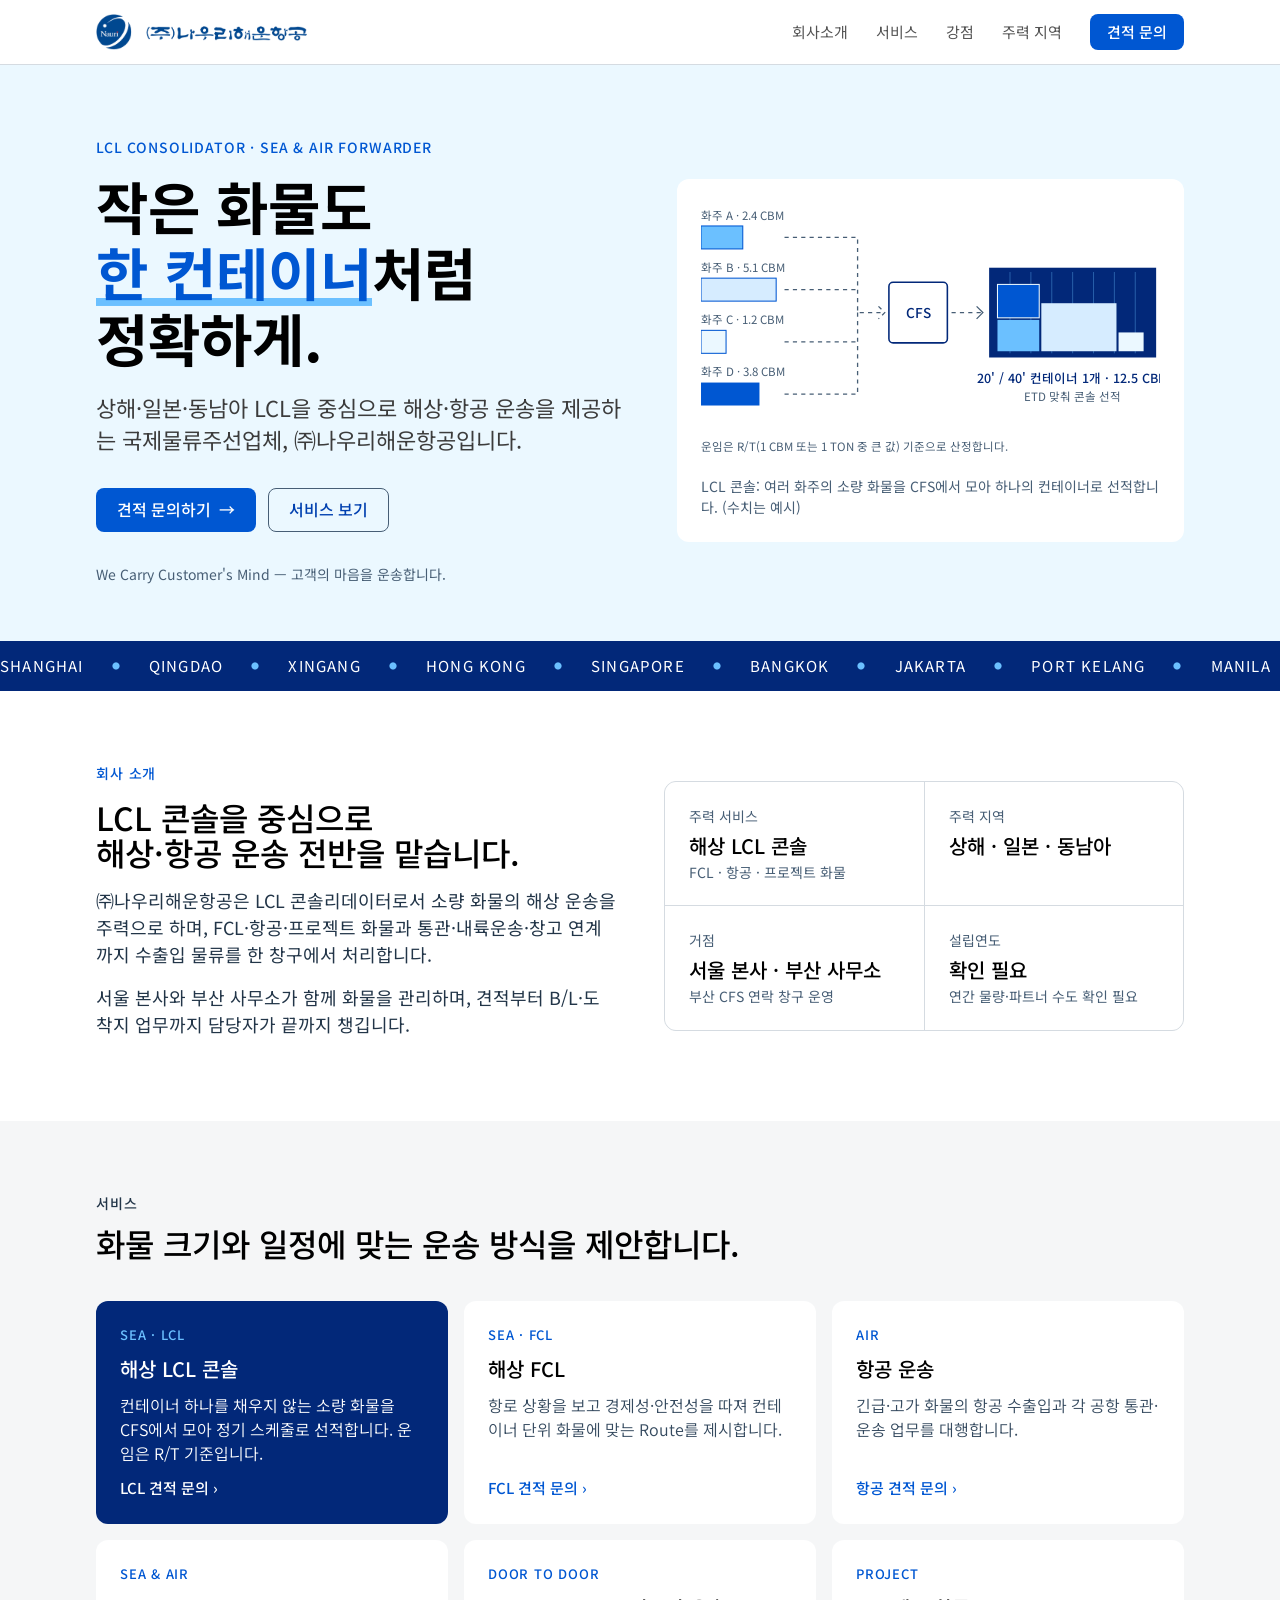
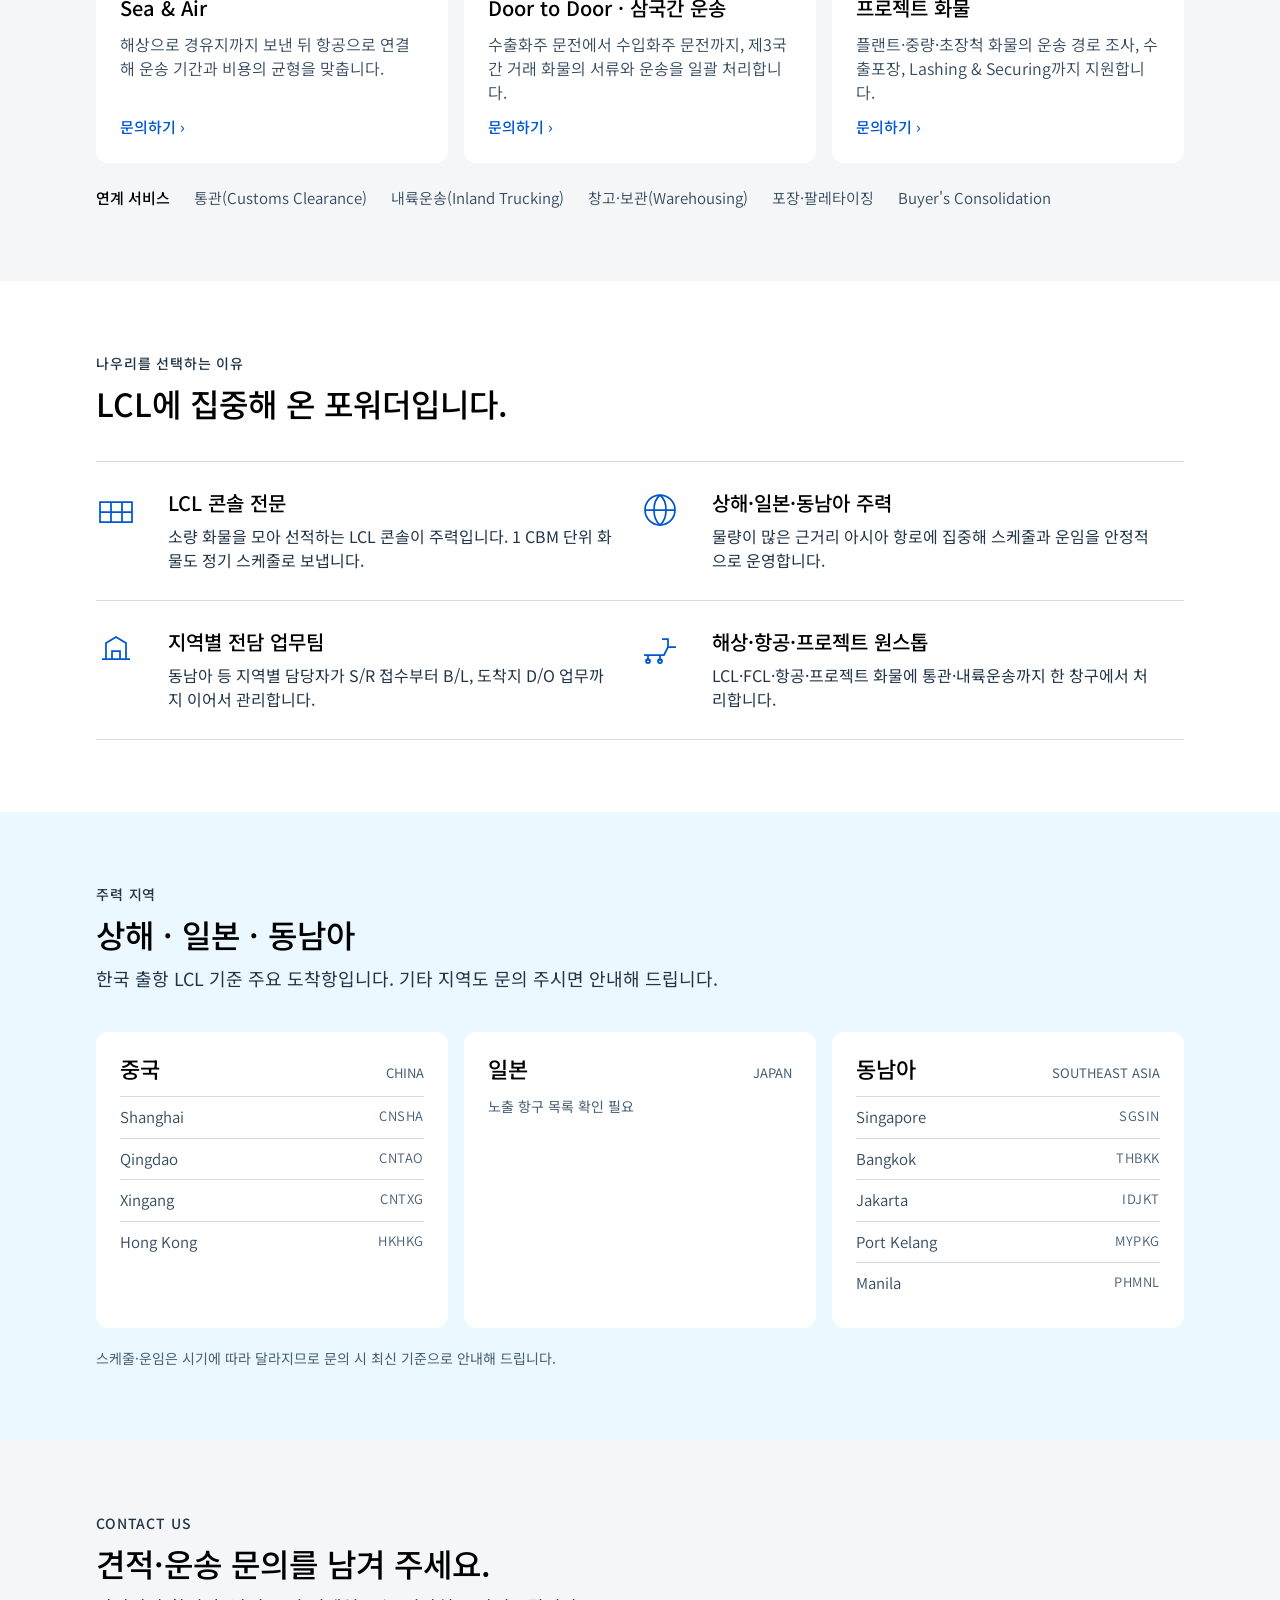
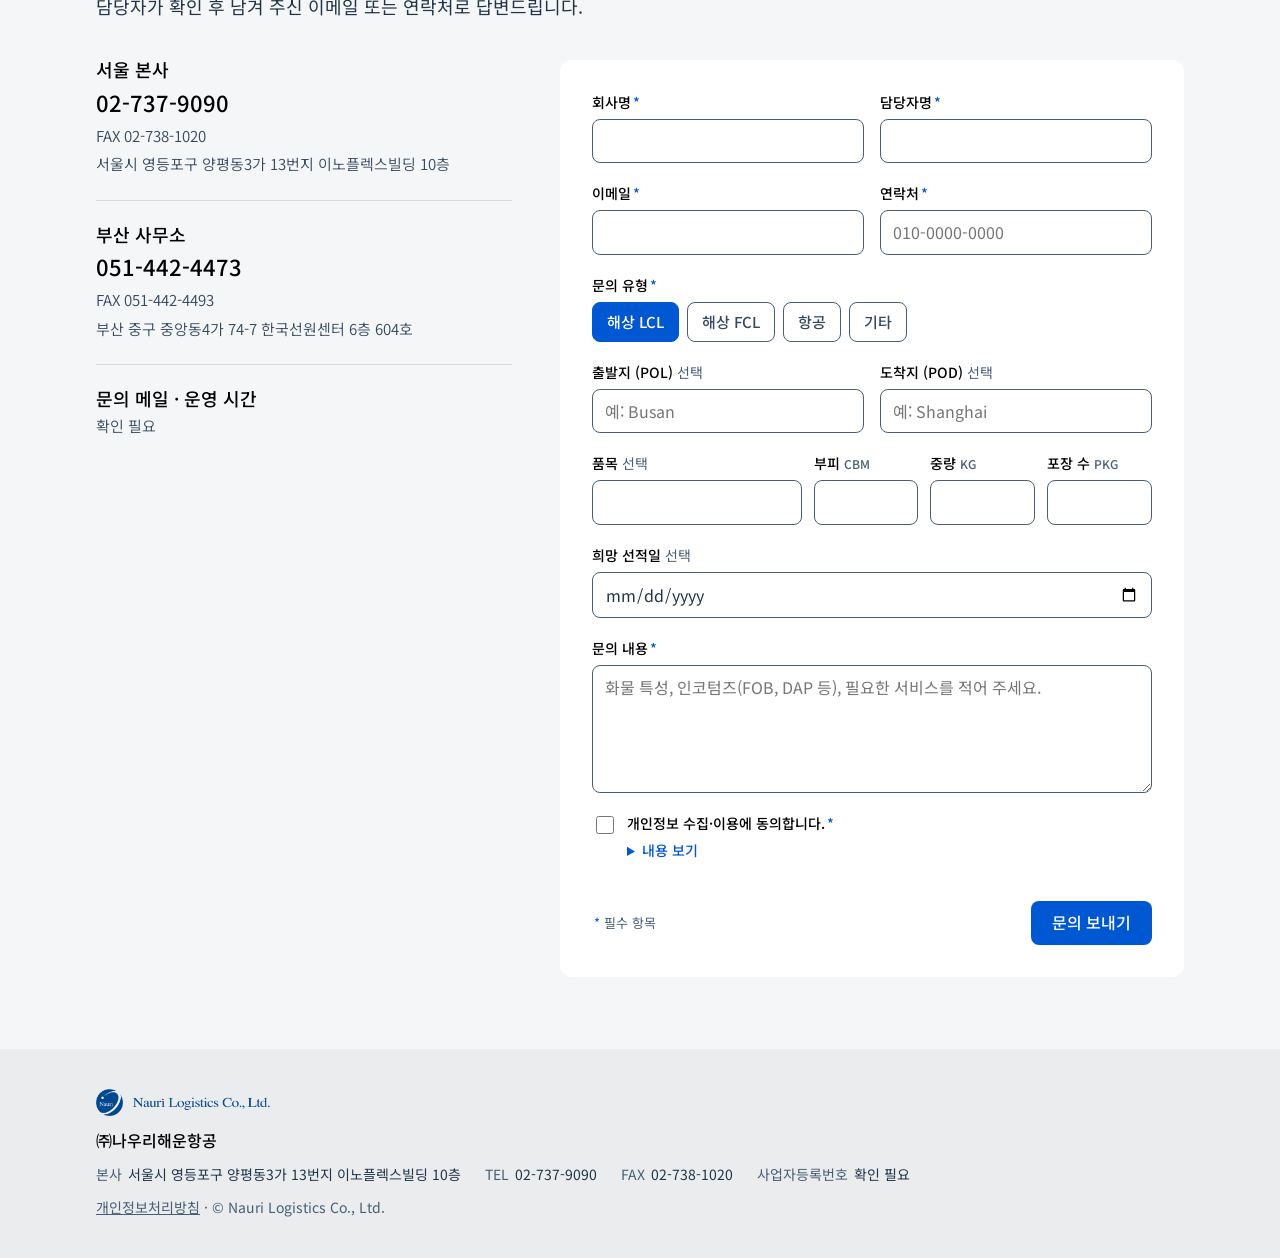
<file: index.html>
<!doctype html>
<html lang="ko">
<head>
<meta charset="utf-8">
<meta name="viewport" content="width=device-width,initial-scale=1,viewport-fit=cover">
<title>㈜나우리해운항공 | LCL 콘솔 해상·항공 포워더</title>
<meta name="description" content="상해·일본·동남아 LCL을 중심으로 해상·항공 운송을 제공하는 국제물류주선업체 ㈜나우리해운항공입니다.">
<meta name="keywords" content="LCL 포워더, LCL 콘솔, 상해 LCL, 일본 LCL, 동남아 LCL, 해상 운송, 항공 운송, 나우리해운항공, Nauri Logistics">
<meta name="theme-color" content="#ffffff">
<!-- TODO: 도메인 확정 후 canonical·og:url 추가 (도메인·호스팅 확인 필요)
<link rel="canonical" href="https://도메인/">
<meta property="og:url" content="https://도메인/"> -->
<meta property="og:type" content="website">
<meta property="og:locale" content="ko_KR">
<meta property="og:site_name" content="㈜나우리해운항공">
<meta property="og:title" content="㈜나우리해운항공 | LCL 콘솔 해상·항공 포워더">
<meta property="og:description" content="상해·일본·동남아 LCL을 중심으로 해상·항공 운송을 제공하는 국제물류주선업체 ㈜나우리해운항공입니다.">
<!-- TODO: OG 이미지(1200x630) 제작 후 assets/img/og-image.png 추가하고 아래 주석 해제 (도메인 포함 절대 경로)
<meta property="og:image" content="https://도메인/assets/img/og-image.png">
<meta property="og:image:width" content="1200">
<meta property="og:image:height" content="630">
<meta name="twitter:card" content="summary_large_image"> -->
<link rel="icon" type="image/png" href="assets/img/logo-mark.png">
<link rel="preconnect" href="https://fonts.googleapis.com">
<link rel="preconnect" href="https://fonts.gstatic.com" crossorigin>
<link rel="stylesheet" href="https://fonts.googleapis.com/css2?family=Noto+Sans+KR:wght@300..700&display=swap">
<link rel="stylesheet" href="assets/css/style.css">
</head>
<body>
<div class="progress" aria-hidden="true"><span id="progress-bar"></span></div>
<header class="site-header" id="site-header">
  <div class="inner">
    <a class="brand" href="#top" aria-label="㈜나우리해운항공 처음으로">
      <img class="logo" src="assets/img/logo-ko.png" alt="㈜나우리해운항공" width="211" height="36">
    </a>
    <nav class="nav" aria-label="주요 메뉴">
      <a class="nav-link" href="#about">회사소개</a>
      <a class="nav-link" href="#services">서비스</a>
      <a class="nav-link" href="#strengths">강점</a>
      <a class="nav-link" href="#regions">주력 지역</a>
      <a class="btn btn--primary" href="#contact">견적 문의</a>
    </nav>
  </div>
</header>

<main id="top">
  <section class="hero" aria-labelledby="hero-title">
    <div class="inner">
      <div>
        <p class="eyebrow intro" style="--d:0">LCL Consolidator · Sea &amp; Air Forwarder</p>
        <h1 id="hero-title" style="margin-top:16px"><span class="line"><span style="--d:1">작은 화물도</span></span><span class="line"><span style="--d:2"><em>한 컨테이너</em>처럼</span></span><span class="line"><span style="--d:3">정확하게.</span></span></h1>
        <p class="lead intro" style="--d:4">상해·일본·동남아 LCL을 중심으로 해상·항공 운송을 제공하는 국제물류주선업체, ㈜나우리해운항공입니다.</p>
        <div class="actions intro" style="--d:5">
          <a class="btn btn--primary" href="#contact">견적 문의하기 <span class="arr" aria-hidden="true">→</span></a>
          <a class="btn btn--outline" href="#services">서비스 보기</a>
        </div>
        <!-- TODO: 슬로건 사용 여부 확인 필요 -->
        <p class="slogan intro" style="--d:6">We Carry Customer's Mind — 고객의 마음을 운송합니다.</p>
      </div>
      <figure class="consol intro" style="--d:3;margin:0" aria-label="LCL 콘솔 개념도: 여러 화주의 소량 화물을 CFS에서 한 컨테이너로 모아 선적">
        <svg viewBox="0 0 440 250" role="img" aria-labelledby="consol-t">
          <title id="consol-t">여러 화주의 화물을 CFS에서 모아 하나의 컨테이너로 선적하는 LCL 콘솔</title>
          <g font-family="Noto Sans KR, sans-serif" font-size="11" fill="#475e75">
            <text x="0" y="16">화주 A · 2.4 CBM</text>
            <text x="0" y="66">화주 B · 5.1 CBM</text>
            <text x="0" y="116">화주 C · 1.2 CBM</text>
            <text x="0" y="166">화주 D · 3.8 CBM</text>
          </g>
          <rect class="pkg" style="--k:0" x="0" y="22" width="40" height="22" fill="#6bc0ff" stroke="#0057d2"/>
          <rect class="pkg" style="--k:1" x="0" y="72" width="72" height="22" fill="#d6ecff" stroke="#0057d2"/>
          <rect class="pkg" style="--k:2" x="0" y="122" width="24" height="22" fill="#ebf8ff" stroke="#0057d2"/>
          <rect class="pkg" style="--k:3" x="0" y="172" width="56" height="22" fill="#0057d2"/>
          <g class="flow" stroke="#475e75" stroke-width="1.25" fill="none">
            <path d="M80 33 H150 V105 H176"/><path d="M80 83 H150"/><path d="M80 133 H150"/><path d="M80 183 H150 V105"/>
            <path d="M170 99 L176 105 L170 111"/>
          </g>
          <rect class="cfs" x="180" y="76" width="56" height="58" rx="4" fill="#ffffff" stroke="#022879" stroke-width="1.5"/>
          <text x="208" y="110" text-anchor="middle" font-family="Noto Sans KR, sans-serif" font-size="13" font-weight="500" fill="#022879">CFS</text>
          <path class="flow-line" d="M240 105 H270" stroke="#475e75" stroke-width="1.25"/><path d="M264 99 L270 105 L264 111" stroke="#475e75" stroke-width="1.25" fill="none"/>
          <rect x="276" y="62" width="160" height="86" fill="#022879"/>
          <g fill="none" stroke="#6bc0ff" stroke-width="1">
            <path d="M296 66 V144 M316 66 V144 M336 66 V144 M356 66 V144 M376 66 V144 M396 66 V144 M416 66 V144" opacity=".35"/>
          </g>
          <rect class="load" style="--k:0" x="284" y="112" width="40" height="30" fill="#6bc0ff"/>
          <rect class="load" style="--k:1" x="326" y="96" width="72" height="46" fill="#d6ecff"/>
          <rect class="load" style="--k:2" x="400" y="124" width="24" height="18" fill="#ebf8ff"/>
          <rect class="load" style="--k:3" x="284" y="78" width="40" height="32" fill="#0057d2" stroke="#ebf8ff"/>
          <text x="356" y="172" text-anchor="middle" font-family="Noto Sans KR, sans-serif" font-size="12" font-weight="500" fill="#022879">20' / 40' 컨테이너 1개 · <tspan id="cbm-count">12.5</tspan> CBM</text>
          <text x="356" y="190" text-anchor="middle" font-family="Noto Sans KR, sans-serif" font-size="11" fill="#475e75">ETD 맞춰 콘솔 선적</text>
          <text x="0" y="238" font-family="Noto Sans KR, sans-serif" font-size="11" fill="#475e75">운임은 R/T(1 CBM 또는 1 TON 중 큰 값) 기준으로 산정합니다.</text>
        </svg>
        <figcaption>LCL 콘솔: 여러 화주의 소량 화물을 CFS에서 모아 하나의 컨테이너로 선적합니다. (수치는 예시)</figcaption>
      </figure>
    </div>
  </section>

  <div class="marquee" aria-label="주요 도착항: Shanghai, Qingdao, Xingang, Hong Kong, Singapore, Bangkok, Jakarta, Port Kelang, Manila"><div class="marquee-track" aria-hidden="true"><div class="marquee-set"><span>Shanghai</span><i aria-hidden="true">●</i><span>Qingdao</span><i aria-hidden="true">●</i><span>Xingang</span><i aria-hidden="true">●</i><span>Hong Kong</span><i aria-hidden="true">●</i><span>Singapore</span><i aria-hidden="true">●</i><span>Bangkok</span><i aria-hidden="true">●</i><span>Jakarta</span><i aria-hidden="true">●</i><span>Port Kelang</span><i aria-hidden="true">●</i><span>Manila</span><i aria-hidden="true">●</i></div><div class="marquee-set"><span>Shanghai</span><i aria-hidden="true">●</i><span>Qingdao</span><i aria-hidden="true">●</i><span>Xingang</span><i aria-hidden="true">●</i><span>Hong Kong</span><i aria-hidden="true">●</i><span>Singapore</span><i aria-hidden="true">●</i><span>Bangkok</span><i aria-hidden="true">●</i><span>Jakarta</span><i aria-hidden="true">●</i><span>Port Kelang</span><i aria-hidden="true">●</i><span>Manila</span><i aria-hidden="true">●</i></div></div></div>

  <section class="band" id="about" aria-labelledby="about-title">
    <div class="inner about">
      <div class="copy">
        <p class="eyebrow">회사 소개</p>
        <h2 id="about-title">LCL 콘솔을 중심으로<br>해상·항공 운송 전반을 맡습니다.</h2>
        <p>㈜나우리해운항공은 LCL 콘솔리데이터로서 소량 화물의 해상 운송을 주력으로 하며, FCL·항공·프로젝트 화물과 통관·내륙운송·창고 연계까지 수출입 물류를 한 창구에서 처리합니다.</p>
        <p>서울 본사와 부산 사무소가 함께 화물을 관리하며, 견적부터 B/L·도착지 업무까지 담당자가 끝까지 챙깁니다.</p>
      </div>
      <dl class="facts">
        <div class="fact"><dt>주력 서비스</dt><dd>해상 LCL 콘솔<small>FCL · 항공 · 프로젝트 화물</small></dd></div>
        <div class="fact"><dt>주력 지역</dt><dd>상해 · 일본 · 동남아</dd></div>
        <div class="fact"><dt>거점</dt><dd>서울 본사 · 부산 사무소<small>부산 CFS 연락 창구 운영</small></dd></div>
        <!-- TODO: 설립연도·연간 물량·파트너 수 확인 필요 -->
        <div class="fact"><dt>설립연도</dt><dd>확인 필요<small>연간 물량·파트너 수도 확인 필요</small></dd></div>
      </dl>
    </div>
  </section>

  <section class="band band--chrome" id="services" aria-labelledby="services-title">
    <div class="inner">
      <div class="section-head">
        <p class="eyebrow">서비스</p>
        <h2 id="services-title">화물 크기와 일정에 맞는 운송 방식을 제안합니다.</h2>
      </div>
      <div class="services">
        <article class="svc svc--key">
          <span class="code">SEA · LCL</span>
          <h3>해상 LCL 콘솔</h3>
          <p>컨테이너 하나를 채우지 않는 소량 화물을 CFS에서 모아 정기 스케줄로 선적합니다. 운임은 R/T 기준입니다.</p>
          <a href="#contact" data-type="해상 LCL">LCL 견적 문의 ›</a>
        </article>
        <article class="svc">
          <span class="code">SEA · FCL</span>
          <h3>해상 FCL</h3>
          <p>항로 상황을 보고 경제성·안전성을 따져 컨테이너 단위 화물에 맞는 Route를 제시합니다.</p>
          <a href="#contact" data-type="해상 FCL">FCL 견적 문의 ›</a>
        </article>
        <article class="svc">
          <span class="code">AIR</span>
          <h3>항공 운송</h3>
          <p>긴급·고가 화물의 항공 수출입과 각 공항 통관·운송 업무를 대행합니다.</p>
          <a href="#contact" data-type="항공">항공 견적 문의 ›</a>
        </article>
        <article class="svc">
          <span class="code">SEA &amp; AIR</span>
          <h3>Sea &amp; Air</h3>
          <p>해상으로 경유지까지 보낸 뒤 항공으로 연결해 운송 기간과 비용의 균형을 맞춥니다.</p>
          <a href="#contact" data-type="기타">문의하기 ›</a>
        </article>
        <article class="svc">
          <span class="code">DOOR TO DOOR</span>
          <h3>Door to Door · 삼국간 운송</h3>
          <p>수출화주 문전에서 수입화주 문전까지, 제3국 간 거래 화물의 서류와 운송을 일괄 처리합니다.</p>
          <a href="#contact" data-type="기타">문의하기 ›</a>
        </article>
        <article class="svc">
          <span class="code">PROJECT</span>
          <h3>프로젝트 화물</h3>
          <p>플랜트·중량·초장척 화물의 운송 경로 조사, 수출포장, Lashing &amp; Securing까지 지원합니다.</p>
          <a href="#contact" data-type="기타">문의하기 ›</a>
        </article>
      </div>
      <p class="addons"><strong>연계 서비스</strong><span>통관(Customs Clearance)</span><span>내륙운송(Inland Trucking)</span><span>창고·보관(Warehousing)</span><span>포장·팔레타이징</span><span>Buyer's Consolidation</span></p>
    </div>
  </section>

  <section class="band" id="strengths" aria-labelledby="strengths-title">
    <div class="inner">
      <div class="section-head">
        <p class="eyebrow">나우리를 선택하는 이유</p>
        <!-- TODO: 강점 4개 최종 확정 필요 -->
        <h2 id="strengths-title">LCL에 집중해 온 포워더입니다.</h2>
      </div>
      <div class="strengths">
        <div class="strength">
          <svg viewBox="0 0 40 40" fill="none" stroke="currentColor" stroke-width="1.75" aria-hidden="true"><rect x="4" y="12" width="32" height="20"/><path d="M4 22h32M15 12v20M26 12v20"/></svg>
          <div><h3>LCL 콘솔 전문</h3><p>소량 화물을 모아 선적하는 LCL 콘솔이 주력입니다. 1 CBM 단위 화물도 정기 스케줄로 보냅니다.</p></div>
        </div>
        <div class="strength">
          <svg viewBox="0 0 40 40" fill="none" stroke="currentColor" stroke-width="1.75" aria-hidden="true"><circle cx="20" cy="20" r="15"/><path d="M5 20h30M20 5c5 4 6 10 6 15s-1 11-6 15c-5-4-6-10-6-15s1-11 6-15z"/></svg>
          <div><h3>상해·일본·동남아 주력</h3><p>물량이 많은 근거리 아시아 항로에 집중해 스케줄과 운임을 안정적으로 운영합니다.</p></div>
        </div>
        <div class="strength">
          <svg viewBox="0 0 40 40" fill="none" stroke="currentColor" stroke-width="1.75" aria-hidden="true"><path d="M6 30h28M10 30V14l10-6 10 6v16M16 30v-8h8v8"/></svg>
          <div><h3>지역별 전담 업무팀</h3><p>동남아 등 지역별 담당자가 S/R 접수부터 B/L, 도착지 D/O 업무까지 이어서 관리합니다.</p></div>
        </div>
        <div class="strength">
          <svg viewBox="0 0 40 40" fill="none" stroke="currentColor" stroke-width="1.75" aria-hidden="true"><path d="M4 26h20l4-8h8M8 26v6M20 26v6M28 18V10h-6"/><circle cx="8" cy="32" r="2"/><circle cx="20" cy="32" r="2"/></svg>
          <div><h3>해상·항공·프로젝트 원스톱</h3><p>LCL·FCL·항공·프로젝트 화물에 통관·내륙운송까지 한 창구에서 처리합니다.</p></div>
        </div>
      </div>
    </div>
  </section>

  <section class="band band--blue" id="regions" aria-labelledby="regions-title">
    <div class="inner">
      <div class="section-head">
        <p class="eyebrow">주력 지역</p>
        <h2 id="regions-title">상해 · 일본 · 동남아</h2>
        <p>한국 출항 LCL 기준 주요 도착항입니다. 기타 지역도 문의 주시면 안내해 드립니다.</p>
      </div>
      <div class="regions">
        <article class="region">
          <div class="head"><h3>중국</h3><span class="route">CHINA</span></div>
          <ul>
            <li><span>Shanghai</span><span>CNSHA</span></li>
            <li><span>Qingdao</span><span>CNTAO</span></li>
            <li><span>Xingang</span><span>CNTXG</span></li>
            <li><span>Hong Kong</span><span>HKHKG</span></li>
          </ul>
        </article>
        <article class="region">
          <div class="head"><h3>일본</h3><span class="route">JAPAN</span></div>
          <!-- TODO: 일본 노출 항구 목록 확인 필요 -->
          <p class="tbd">노출 항구 목록 확인 필요</p>
        </article>
        <article class="region">
          <div class="head"><h3>동남아</h3><span class="route">SOUTHEAST ASIA</span></div>
          <ul>
            <li><span>Singapore</span><span>SGSIN</span></li>
            <li><span>Bangkok</span><span>THBKK</span></li>
            <li><span>Jakarta</span><span>IDJKT</span></li>
            <li><span>Port Kelang</span><span>MYPKG</span></li>
            <li><span>Manila</span><span>PHMNL</span></li>
          </ul>
        </article>
      </div>
      <!-- TODO: 중국·동남아 항구 현재 서비스 여부 확인 필요 (기존 사이트 기준 목록) -->
      <p class="note">스케줄·운임은 시기에 따라 달라지므로 문의 시 최신 기준으로 안내해 드립니다.</p>
    </div>
  </section>

  <section class="band band--chrome" id="contact" aria-labelledby="contact-title">
    <div class="inner">
      <div class="section-head">
        <p class="eyebrow">Contact Us</p>
        <h2 id="contact-title">견적·운송 문의를 남겨 주세요.</h2>
        <p>담당자가 확인 후 남겨 주신 이메일 또는 연락처로 답변드립니다.</p>
      </div>
      <div class="contact">
        <!-- TODO: 본사·부산 사무소 현재 주소 확인 필요 -->
        <div class="offices">
          <div class="office">
            <h3>서울 본사</h3>
            <p class="tel"><a href="tel:+82-2-737-9090">02-737-9090</a></p>
            <p>FAX 02-738-1020</p>
            <p>서울시 영등포구 양평동3가 13번지 이노플렉스빌딩 10층</p>
          </div>
          <div class="office">
            <h3>부산 사무소</h3>
            <p class="tel"><a href="tel:+82-51-442-4473">051-442-4473</a></p>
            <p>FAX 051-442-4493</p>
            <p>부산 중구 중앙동4가 74-7 한국선원센터 6층 604호</p>
          </div>
          <div class="office" style="border:0;padding-bottom:0">
            <h3>문의 메일 · 운영 시간</h3>
            <!-- TODO: 문의 메일 주소·운영 시간 확인 필요 -->
            <p>확인 필요</p>
          </div>
        </div>

        <form id="inquiry" novalidate aria-describedby="form-note">
          <div class="row">
            <div class="field"><label for="company">회사명<span class="req">*</span></label><input id="company" name="company" type="text" autocomplete="organization" required><span class="err" id="company-err"></span></div>
            <div class="field"><label for="name">담당자명<span class="req">*</span></label><input id="name" name="name" type="text" autocomplete="name" required><span class="err" id="name-err"></span></div>
          </div>
          <div class="row">
            <div class="field"><label for="email">이메일<span class="req">*</span></label><input id="email" name="email" type="email" autocomplete="email" required><span class="err" id="email-err"></span></div>
            <div class="field"><label for="phone">연락처<span class="req">*</span></label><input id="phone" name="phone" type="tel" autocomplete="tel" inputmode="tel" placeholder="010-0000-0000" required><span class="err" id="phone-err"></span></div>
          </div>
          <fieldset class="field" id="type-field">
            <legend>문의 유형<span class="req">*</span></legend>
            <div class="chips">
              <label class="chip"><input type="radio" name="type" id="type-lcl" value="해상 LCL" checked><span>해상 LCL</span></label>
              <label class="chip"><input type="radio" name="type" id="type-fcl" value="해상 FCL"><span>해상 FCL</span></label>
              <label class="chip"><input type="radio" name="type" id="type-air" value="항공"><span>항공</span></label>
              <label class="chip"><input type="radio" name="type" id="type-etc" value="기타"><span>기타</span></label>
            </div>
          </fieldset>
          <div class="row">
            <div class="field"><label for="pol">출발지 (POL)<span class="opt">선택</span></label><input id="pol" name="pol" type="text" placeholder="예: Busan"></div>
            <div class="field"><label for="pod">도착지 (POD)<span class="opt">선택</span></label><input id="pod" name="pod" type="text" placeholder="예: Shanghai"></div>
          </div>
          <div class="cargo">
            <div class="field"><label for="item">품목<span class="opt">선택</span></label><input id="item" name="item" type="text"></div>
            <div class="field"><label for="cbm">부피 <span class="unit">CBM</span></label><input id="cbm" name="cbm" type="number" min="0" step="0.01" inputmode="decimal"><span class="err" id="cbm-err"></span></div>
            <div class="field"><label for="kg">중량 <span class="unit">KG</span></label><input id="kg" name="kg" type="number" min="0" step="0.1" inputmode="decimal"><span class="err" id="kg-err"></span></div>
            <div class="field"><label for="pkgs">포장 수 <span class="unit">PKG</span></label><input id="pkgs" name="pkgs" type="number" min="0" step="1" inputmode="numeric"><span class="err" id="pkgs-err"></span></div>
          </div>
          <div class="field"><label for="etd">희망 선적일<span class="opt">선택</span></label><input id="etd" name="etd" type="date"><span class="err" id="etd-err"></span></div>
          <div class="field"><label for="message">문의 내용<span class="req">*</span></label><textarea id="message" name="message" maxlength="2000" placeholder="화물 특성, 인코텀즈(FOB, DAP 등), 필요한 서비스를 적어 주세요." required></textarea><span class="err" id="message-err"></span></div>
          <div class="honey" aria-hidden="true"><label for="website">website</label><input id="website" name="website" type="text" tabindex="-1" autocomplete="off"></div>
          <div class="field" id="consent-field">
            <label class="consent" for="consent">
              <input id="consent" name="consent" type="checkbox" required>
              <span>개인정보 수집·이용에 동의합니다.<span class="req">*</span>
                <details><summary>내용 보기</summary>
                  <div class="policy">
                    <span>수집 항목: 회사명, 담당자명, 이메일, 연락처</span>
                    <span>이용 목적: 견적·운송 문의 답변</span>
                    <!-- TODO: 개인정보 보유 기간 확인 필요 (privacy.html과 동일하게) -->
                    <span>보유 기간: 확인 필요</span>
                    <span><a href="privacy.html" target="_blank" rel="noopener">개인정보처리방침 전문 보기</a></span>
                  </div>
                </details>
              </span>
            </label>
            <span class="err" id="consent-err"></span>
          </div>
          <div id="form-status" role="status" aria-live="polite"></div>
          <div class="form-foot">
            <small id="form-note"><span class="req">*</span> 필수 항목</small>
            <button class="btn btn--primary" type="submit" id="submit">문의 보내기</button>
          </div>
        </form>
      </div>
    </div>
  </section>
</main>

<footer class="site-footer">
  <div class="inner">
    <img class="footer-logo" src="assets/img/logo-en.png" alt="Nauri Logistics Co., Ltd." width="174" height="27">
    <p class="name">㈜나우리해운항공</p>
    <dl>
      <div><dt>본사</dt><dd>서울시 영등포구 양평동3가 13번지 이노플렉스빌딩 10층</dd></div>
      <div><dt>TEL</dt><dd>02-737-9090</dd></div>
      <div><dt>FAX</dt><dd>02-738-1020</dd></div>
      <!-- TODO: 사업자등록번호 확인 필요 -->
      <div><dt>사업자등록번호</dt><dd>확인 필요</dd></div>
    </dl>
    <!-- TODO: 개인정보처리방침 전문 확인 필요 (privacy.html) -->
    <p><a class="footer-link" href="privacy.html">개인정보처리방침</a> · © Nauri Logistics Co., Ltd.</p>
  </div>
</footer>

<div class="mobile-cta"><a class="btn btn--primary" href="#contact">견적 문의</a></div>

<script src="assets/js/form.js" defer></script>
<script src="assets/js/main.js" defer></script>
</body>
</html>
</file>
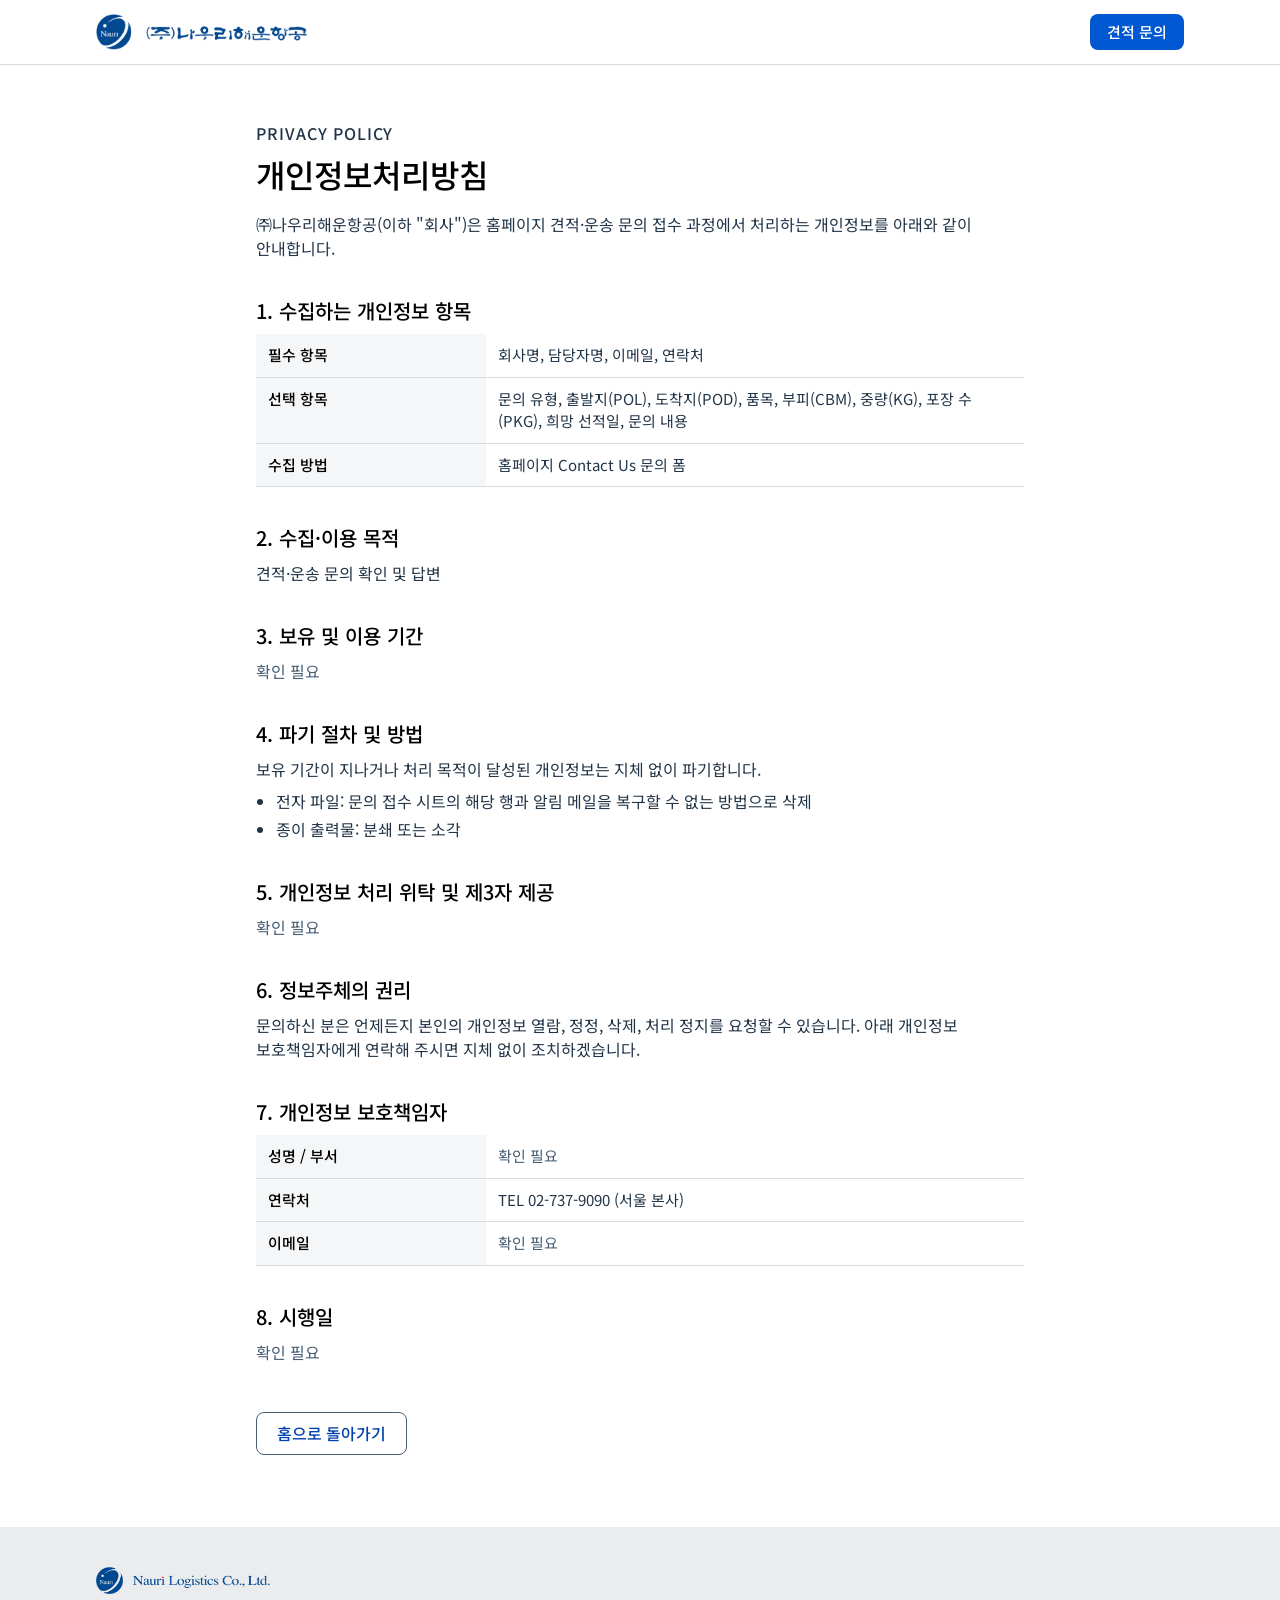
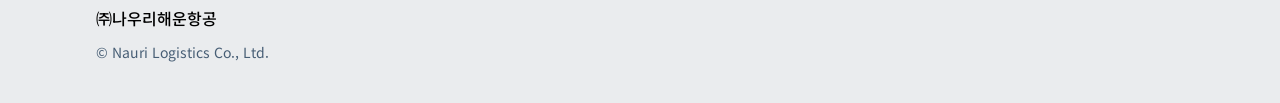
<file: privacy.html>
<!doctype html>
<html lang="ko">
<head>
<meta charset="utf-8">
<meta name="viewport" content="width=device-width,initial-scale=1,viewport-fit=cover">
<title>개인정보처리방침 | ㈜나우리해운항공</title>
<meta name="description" content="㈜나우리해운항공 홈페이지 문의 접수에 관한 개인정보처리방침입니다.">
<meta name="robots" content="noindex">
<link rel="icon" type="image/png" href="assets/img/logo-mark.png">
<link rel="preconnect" href="https://fonts.googleapis.com">
<link rel="preconnect" href="https://fonts.gstatic.com" crossorigin>
<link rel="stylesheet" href="https://fonts.googleapis.com/css2?family=Noto+Sans+KR:wght@300..700&display=swap">
<link rel="stylesheet" href="assets/css/style.css">
<style>
  .policy-page { padding-block: 56px 72px; word-break: keep-all; overflow-wrap: anywhere; }
  .policy-page .inner { max-width: 800px; }
  .policy-page h1 { font-size: 32px; font-weight: 500; margin-top: 12px; }
  .policy-page .intro-text { margin-top: 20px; }
  .policy-page h2 { font-size: 20px; font-weight: 500; margin-top: 40px; margin-bottom: 12px; }
  .policy-page p, .policy-page li { font-size: 16px; color: var(--ink-body); }
  .policy-page ul { margin: 8px 0 0; padding-left: 20px; display: grid; gap: 4px; }
  .policy-page table { width: 100%; border-collapse: collapse; font-size: 15px; margin-top: 8px; }
  .policy-page th, .policy-page td { text-align: left; vertical-align: top; padding: 10px 12px; border-bottom: 1px solid var(--line-soft); }
  .policy-page th { background: var(--chrome); font-weight: 500; color: var(--ink); width: 30%; }
  .policy-page .tbd { color: var(--ink-meta); }
  .policy-page .back { display: inline-block; margin-top: 48px; }
  @media (max-width: 560px) { .policy-page th { width: 38%; } }
  @media (max-width: 860px) { .site-footer { padding-bottom: 40px; } }
</style>
</head>
<body>

<header class="site-header">
  <div class="inner">
    <a class="brand" href="index.html" aria-label="㈜나우리해운항공 홈으로">
      <img class="logo" src="assets/img/logo-ko.png" alt="㈜나우리해운항공" width="211" height="36">
    </a>
    <nav class="nav" aria-label="주요 메뉴">
      <a class="btn btn--primary" href="index.html#contact">견적 문의</a>
    </nav>
  </div>
</header>

<main class="policy-page">
  <div class="inner">
    <p class="eyebrow">Privacy Policy</p>
    <h1>개인정보처리방침</h1>
    <p class="intro-text">㈜나우리해운항공(이하 "회사")은 홈페이지 견적·운송 문의 접수 과정에서 처리하는 개인정보를 아래와 같이 안내합니다.</p>
    <!-- TODO: 전문 법무 검토 확인 필요. 아래 "확인 필요" 항목이 확정되기 전에는 공개 배포하지 말 것 -->

    <h2>1. 수집하는 개인정보 항목</h2>
    <table>
      <tr><th scope="row">필수 항목</th><td>회사명, 담당자명, 이메일, 연락처</td></tr>
      <tr><th scope="row">선택 항목</th><td>문의 유형, 출발지(POL), 도착지(POD), 품목, 부피(CBM), 중량(KG), 포장 수(PKG), 희망 선적일, 문의 내용</td></tr>
      <tr><th scope="row">수집 방법</th><td>홈페이지 Contact Us 문의 폼</td></tr>
    </table>

    <h2>2. 수집·이용 목적</h2>
    <p>견적·운송 문의 확인 및 답변</p>

    <h2>3. 보유 및 이용 기간</h2>
    <!-- TODO: 보유 기간 확인 필요 (폼 "내용 보기"의 보유 기간과 같은 값으로 맞출 것) -->
    <p class="tbd">확인 필요</p>

    <h2>4. 파기 절차 및 방법</h2>
    <p>보유 기간이 지나거나 처리 목적이 달성된 개인정보는 지체 없이 파기합니다.</p>
    <ul>
      <li>전자 파일: 문의 접수 시트의 해당 행과 알림 메일을 복구할 수 없는 방법으로 삭제</li>
      <li>종이 출력물: 분쇄 또는 소각</li>
    </ul>
    <!-- TODO: 실제 파기 주기·담당 부서 운영 방식 확인 필요 -->

    <h2>5. 개인정보 처리 위탁 및 제3자 제공</h2>
    <!-- TODO: 확인 필요 — 문의 내용은 Google Workspace/Google 계정(Google Sheets, Gmail)에 저장·발송됨. 처리 위탁 및 국외 이전 고지 문구 법무 검토 필요 -->
    <p class="tbd">확인 필요</p>

    <h2>6. 정보주체의 권리</h2>
    <p>문의하신 분은 언제든지 본인의 개인정보 열람, 정정, 삭제, 처리 정지를 요청할 수 있습니다. 아래 개인정보 보호책임자에게 연락해 주시면 지체 없이 조치하겠습니다.</p>

    <h2>7. 개인정보 보호책임자</h2>
    <!-- TODO: 개인정보 보호책임자 성명·부서·연락처 확인 필요 -->
    <table>
      <tr><th scope="row">성명 / 부서</th><td class="tbd">확인 필요</td></tr>
      <tr><th scope="row">연락처</th><td>TEL 02-737-9090 (서울 본사)</td></tr>
      <tr><th scope="row">이메일</th><td class="tbd">확인 필요</td></tr>
    </table>

    <h2>8. 시행일</h2>
    <!-- TODO: 시행일 확인 필요 -->
    <p class="tbd">확인 필요</p>

    <a class="btn btn--outline back" href="index.html">홈으로 돌아가기</a>
  </div>
</main>

<footer class="site-footer">
  <div class="inner">
    <img class="footer-logo" src="assets/img/logo-en.png" alt="Nauri Logistics Co., Ltd." width="174" height="27">
    <p class="name">㈜나우리해운항공</p>
    <p>© Nauri Logistics Co., Ltd.</p>
  </div>
</footer>

</body>
</html>
</file>
<file: assets/css/style.css>
/* Layout: 흰 바탕 + 블루 하나. 섹션은 그림자 대신 각진 전폭 밴드로 구분, 밴드 사이엔 흰 구간. */
:root {
  --primary: #0057d2;
  --primary-deep: #0040b0;
  --on-primary: #ffffff;
  --navy: #022879;
  --sky: #6bc0ff;
  --canvas: #ffffff;
  --chrome: #f5f6f7;
  --band: #eaecee;
  --band-blue: #ebf8ff;
  --ink: #000000;
  --ink-lead: #3c3c3c;
  --ink-body: #223548;
  --ink-list: #354a5f;
  --ink-meta: #475e75;
  --ink-nav: #545454;
  --hairline: #475e75;
  --line-soft: #d5dbe1;
  --error: #b3261e;
  --sans: "Noto Sans KR", "Apple SD Gothic Neo", "Malgun Gothic", system-ui, sans-serif;
  --wrap: 1120px;
  color-scheme: light;
}
* { box-sizing: border-box; }
html { scroll-behavior: smooth; scroll-padding-top: calc(72px + env(safe-area-inset-top, 0px)); }
@media (prefers-reduced-motion: reduce) { html { scroll-behavior: auto; } }
body {
  margin: 0; background: var(--canvas); color: var(--ink-body);
  font-family: var(--sans); font-size: 18px; line-height: 1.5; letter-spacing: 0;
  -webkit-font-smoothing: antialiased;
}
body::before { content: ""; position: fixed; inset: 0 0 auto; height: env(safe-area-inset-top, 0px); z-index: 30; background: var(--canvas); }
h1, h2, h3 { color: var(--ink); margin: 0; text-wrap: balance; line-height: 1.1; }
p { margin: 0; }
a { color: var(--primary); }
:focus-visible { outline: 2px solid var(--primary-deep); outline-offset: 2px; }

.inner {
  max-width: var(--wrap); margin: 0 auto;
  padding-left: max(16px, env(safe-area-inset-left, 0px));
  padding-right: max(16px, env(safe-area-inset-right, 0px));
}
.band { padding-block: 72px; }
.band--chrome { background: var(--chrome); }
.band--blue { background: var(--band-blue); }
.eyebrow { font-size: 14px; font-weight: 500; color: var(--primary); letter-spacing: 0.06em; text-transform: uppercase; }
.section-head { display: grid; gap: 12px; margin-bottom: 40px; max-width: 720px; }
.section-head h2 { font-size: 32px; font-weight: 500; }
.section-head p { color: var(--ink-body); }

/* Buttons */
.btn {
  display: inline-flex; align-items: center; justify-content: center; gap: 8px;
  font: 500 16px/1.1 var(--sans); padding: 12px 20px; border-radius: 8px;
  text-decoration: none; cursor: pointer; border: 1px solid transparent; transition: background-color .15s;
}
.btn--primary { background: var(--primary); color: var(--on-primary); }
.btn--primary:hover { background: var(--primary-deep); }
.btn--outline { background: transparent; color: var(--primary-deep); border-color: var(--hairline); }
.btn--outline:hover { background: var(--band-blue); }

/* Header */
.site-header {
  position: sticky; top: env(safe-area-inset-top, 0px); z-index: 20;
  background: var(--canvas); border-bottom: 1px solid var(--line-soft);
}
.site-header .inner { display: flex; align-items: center; justify-content: space-between; gap: 16px; height: 64px; }
.brand { display: flex; align-items: center; text-decoration: none; color: var(--ink); min-width: 0; }
.brand .logo { display: block; height: 36px; width: auto; max-width: 100%; }
.footer-logo { display: block; height: 27px; width: auto; }
.brand strong { font-size: 19px; font-weight: 700; white-space: nowrap; }
.brand span { font-size: 13px; color: var(--ink-meta); white-space: nowrap; }
.nav { display: flex; align-items: center; gap: 28px; }
.nav a.nav-link { color: var(--ink-nav); text-decoration: none; font-size: 15px; font-weight: 400; }
.nav a.nav-link:hover { color: var(--primary); }
.nav .btn { padding: 9px 16px; font-size: 15px; }
@media (max-width: 860px) {
  .nav a.nav-link { display: none; }
  .brand .logo { height: 30px; }
}

/* Hero */
.hero { background: var(--band-blue); padding-block: 72px 56px; }
.hero .inner { display: grid; grid-template-columns: minmax(0, 1.05fr) minmax(0, 1fr); gap: 48px; align-items: center; }
.hero h1 { font-size: 57px; font-weight: 700; line-height: 1.1; }
.hero h1 em { font-style: normal; color: var(--primary); }
.hero .lead { font-size: 22px; line-height: 1.45; color: var(--ink-lead); margin-top: 20px; max-width: 30em; }
.hero .actions { display: flex; flex-wrap: wrap; gap: 12px; margin-top: 32px; }
.hero .slogan { margin-top: 32px; font-size: 14px; color: var(--ink-meta); }
.consol { background: var(--canvas); border-radius: 12px; padding: 24px; min-width: 0; }
.consol svg { display: block; width: 100%; height: auto; }
.consol figcaption { font-size: 14px; color: var(--ink-meta); margin-top: 12px; }
@media (max-width: 900px) {
  .hero .inner { grid-template-columns: 1fr; }
  .hero h1 { font-size: 40px; }
  .hero .lead { font-size: 19px; }
}

/* About */
.about { display: grid; grid-template-columns: minmax(0, 1fr) minmax(0, 1fr); gap: 48px; align-items: start; }
.about .copy { display: grid; gap: 16px; }
.about .copy h2 { font-size: 32px; font-weight: 500; }
.facts { display: grid; grid-template-columns: 1fr 1fr; gap: 1px; background: var(--line-soft); border: 1px solid var(--line-soft); border-radius: 12px; overflow: hidden; }
.fact { background: var(--canvas); padding: 24px; display: grid; gap: 6px; align-content: start; }
.fact dt { font-size: 14px; color: var(--ink-meta); }
.fact dd { margin: 0; font-size: 20px; font-weight: 500; color: var(--ink); line-height: 1.3; }
.fact dd small { display: block; font-size: 14px; font-weight: 400; color: var(--ink-meta); margin-top: 4px; }
@media (max-width: 860px) { .about { grid-template-columns: 1fr; } }
@media (max-width: 460px) { .facts { grid-template-columns: 1fr; } }

/* Services */
.services { display: grid; grid-template-columns: repeat(3, minmax(0, 1fr)); gap: 16px; }
.svc { background: var(--canvas); border-radius: 12px; padding: 24px; display: grid; grid-template-rows: auto auto 1fr auto; gap: 12px; }
.svc .code { font-size: 13px; font-weight: 500; color: var(--primary); letter-spacing: 0.06em; }
.svc h3 { font-size: 20px; font-weight: 500; line-height: 1.25; }
.svc p { font-size: 16px; color: var(--ink-list); font-weight: 350; }
.svc a { font-size: 15px; text-decoration: none; font-weight: 500; }
.svc a:hover { text-decoration: underline; }
.svc--key { background: var(--navy); }
.svc--key .code { color: var(--sky); }
.svc--key h3, .svc--key p, .svc--key a { color: var(--on-primary); }
@media (max-width: 900px) { .services { grid-template-columns: repeat(2, minmax(0, 1fr)); } }
@media (max-width: 560px) { .services { grid-template-columns: 1fr; } }
.addons { margin-top: 24px; display: flex; flex-wrap: wrap; gap: 8px 24px; font-size: 15px; font-weight: 350; color: var(--ink-list); }
.addons strong { font-weight: 500; color: var(--ink); }

/* Strengths */
.strengths { display: grid; grid-template-columns: repeat(2, minmax(0, 1fr)); gap: 0; border-top: 1px solid var(--line-soft); }
.strength { display: grid; grid-template-columns: 56px minmax(0, 1fr); gap: 16px; padding: 28px 24px 28px 0; border-bottom: 1px solid var(--line-soft); }
.strength svg { width: 40px; height: 40px; color: var(--primary); }
.strength h3 { font-size: 20px; font-weight: 500; line-height: 1.3; margin-bottom: 8px; }
.strength p { font-size: 16px; color: var(--ink-body); }
@media (max-width: 760px) { .strengths { grid-template-columns: 1fr; } .strength { padding-right: 0; } }

/* Regions */
.regions { display: grid; grid-template-columns: repeat(3, minmax(0, 1fr)); gap: 16px; }
.region { background: var(--canvas); border-radius: 12px; padding: 24px; display: grid; gap: 14px; align-content: start; }
.region .head { display: flex; justify-content: space-between; align-items: baseline; gap: 8px; }
.region h3 { font-size: 22px; font-weight: 500; }
.region .route { font-size: 13px; color: var(--ink-meta); font-variant-numeric: tabular-nums; white-space: nowrap; }
.region ul { list-style: none; margin: 0; padding: 0; display: grid; gap: 0; }
.region li { display: flex; justify-content: space-between; gap: 12px; font-size: 15px; font-weight: 350; color: var(--ink-list); padding-block: 9px; border-top: 1px solid var(--line-soft); }
.region li span:last-child { color: var(--ink-meta); font-size: 13px; letter-spacing: 0.04em; }
.region .tbd { font-size: 14px; color: var(--ink-meta); }
@media (max-width: 900px) { .regions { grid-template-columns: 1fr; } }
.note { margin-top: 20px; font-size: 14px; color: var(--ink-meta); }

/* Contact */
.contact { display: grid; grid-template-columns: minmax(0, 0.8fr) minmax(0, 1.2fr); gap: 48px; align-items: start; }
.offices { display: grid; gap: 24px; }
.office { display: grid; gap: 6px; padding-bottom: 24px; border-bottom: 1px solid var(--line-soft); }
.office h3 { font-size: 18px; font-weight: 500; }
.office p { font-size: 15px; color: var(--ink-list); font-weight: 350; }
.office .tel { font-size: 22px; font-weight: 500; color: var(--ink); font-variant-numeric: tabular-nums; user-select: all; }
.office .tel a { color: inherit; text-decoration: none; }
.office .tel a:hover { color: var(--primary); }
form { background: var(--canvas); border-radius: 12px; padding: 32px; display: grid; gap: 20px; min-width: 0; }
.row { display: grid; grid-template-columns: 1fr 1fr; gap: 16px; }
.field { display: grid; gap: 6px; min-width: 0; }
.field label, .field legend { font-size: 14px; font-weight: 500; color: var(--ink); padding: 0; }
.req { color: var(--primary); margin-left: 2px; }
.opt { color: var(--ink-meta); font-weight: 400; margin-left: 4px; }
input[type=text], input[type=email], input[type=tel], input[type=date], input[type=number], textarea, select {
  width: 100%; font: 400 16px/1.4 var(--sans); color: var(--ink-body);
  background: var(--canvas); border: 1px solid var(--hairline); border-radius: 8px; padding: 10px 12px; min-width: 0;
}
textarea { min-height: 128px; resize: vertical; }
input:focus, textarea:focus, select:focus { outline: 2px solid var(--primary-deep); outline-offset: 0; border-color: var(--primary-deep); }
.field.invalid input, .field.invalid textarea { border-color: var(--error); }
.field .err { font-size: 13px; color: var(--error); min-height: 0; }
.field .err:empty { display: none; }
fieldset { border: 0; margin: 0; padding: 0; min-width: 0; }
.chips { display: flex; flex-wrap: wrap; gap: 8px; margin-top: 6px; }
.chip input { position: absolute; opacity: 0; pointer-events: none; }
.chip span { display: inline-block; padding: 8px 14px; border: 1px solid var(--hairline); border-radius: 8px; font-size: 15px; color: var(--ink-list); cursor: pointer; }
.chip input:checked + span { background: var(--primary); border-color: var(--primary); color: var(--on-primary); }
.chip input:focus-visible + span { outline: 2px solid var(--primary-deep); outline-offset: 2px; }
.cargo { display: grid; grid-template-columns: 2fr 1fr 1fr 1fr; gap: 12px; }
.unit { font-size: 12px; color: var(--ink-meta); }
.consent { display: flex; gap: 10px; align-items: flex-start; font-size: 14px; color: var(--ink-list); }
.consent input { margin-top: 3px; width: 18px; height: 18px; accent-color: var(--primary); flex: none; }
.consent details { margin-top: 6px; }
.consent summary { cursor: pointer; color: var(--primary); }
.consent .policy { margin-top: 8px; font-size: 13px; color: var(--ink-meta); display: grid; gap: 4px; }
.form-foot { display: flex; flex-wrap: wrap; align-items: center; justify-content: space-between; gap: 12px; }
.form-foot small { font-size: 13px; color: var(--ink-meta); }
.honey { position: absolute; left: -9999px; width: 1px; height: 1px; overflow: hidden; }
.status { border-radius: 8px; padding: 16px; font-size: 15px; display: grid; gap: 6px; }
.status--ok { background: var(--band-blue); color: var(--ink-body); }
.status--ok strong { color: var(--ink); }
.status--warn { background: var(--chrome); color: var(--ink-body); border-left: 3px solid var(--error); }
@media (max-width: 900px) { .contact { grid-template-columns: 1fr; } }
@media (max-width: 560px) {
  .row { grid-template-columns: 1fr; }
  .cargo { grid-template-columns: 1fr 1fr; }
  .cargo .field:first-child { grid-column: 1 / -1; }
  form { padding: 20px; }
}

/* Footer */
.site-footer { background: var(--band); padding-block: 40px; font-size: 14px; color: var(--ink-meta); }
.site-footer .inner { display: grid; gap: 12px; }
.site-footer .name { font-size: 16px; font-weight: 500; color: var(--ink); }
.site-footer dl { display: flex; flex-wrap: wrap; gap: 4px 24px; margin: 0; }
.site-footer dl div { display: flex; gap: 6px; }
.site-footer dt { color: var(--ink-meta); }
.site-footer .footer-link { color: inherit; }
.site-footer dd { margin: 0; color: var(--ink-body); font-variant-numeric: tabular-nums; }

/* Mobile fixed CTA */
.mobile-cta { display: none; }
@media (max-width: 860px) {
  .mobile-cta {
    display: block; position: fixed; left: 0; right: 0; bottom: 0; z-index: 25;
    background: var(--canvas); border-top: 1px solid var(--line-soft);
    padding: 10px max(16px, env(safe-area-inset-right, 0px)) calc(10px + env(safe-area-inset-bottom, 0px)) max(16px, env(safe-area-inset-left, 0px));
  }
  .mobile-cta .btn { width: 100%; }
  .site-footer { padding-bottom: 96px; }
}

/* ===== Motion ===== */
.progress { position: fixed; top: env(safe-area-inset-top, 0px); left: 0; right: 0; height: 3px; z-index: 40; pointer-events: none; }
.progress span { display: block; height: 100%; width: 100%; background: var(--primary); transform-origin: 0 50%; transform: scaleX(0); }
.site-header .inner { transition: height .3s ease; }
.brand .logo { transition: height .3s ease; }
.site-header.scrolled .inner { height: 56px; }
.site-header.scrolled .brand .logo { height: 30px; }
.nav a.nav-link { position: relative; padding-block: 6px; }
.nav a.nav-link::after { content: ""; position: absolute; left: 0; right: 0; bottom: 0; height: 2px; background: var(--primary); transform: scaleX(0); transform-origin: 0 50%; transition: transform .3s ease; }
.nav a.nav-link:hover::after, .nav a.nav-link.active::after { transform: scaleX(1); }
.nav a.nav-link.active { color: var(--primary); }
.btn .arr { display: inline-block; transition: transform .2s ease; }
.btn:hover .arr { transform: translateX(4px); }
.btn { transition: background-color .15s, transform .15s; }
.btn:active { transform: translateY(1px); }

/* hero intro */
@keyframes rise { from { opacity: 0; transform: translateY(18px); } to { opacity: 1; transform: none; } }
@keyframes lineUp { from { transform: translateY(105%); } to { transform: none; } }
.intro { animation: rise .8s cubic-bezier(.2,.7,.2,1) both; animation-delay: calc(var(--d) * 110ms + 100ms); }
.hero h1 .line { display: block; overflow: hidden; padding-bottom: .06em; }
.hero h1 .line > span { display: block; animation: lineUp .9s cubic-bezier(.2,.8,.2,1) both; animation-delay: calc(var(--d) * 120ms + 100ms); }
.hero h1 em { background: linear-gradient(var(--sky), var(--sky)) 0 92% / 0 .14em no-repeat; animation: hl .7s ease 1.1s forwards; }
@keyframes hl { to { background-size: 100% .14em; } }

/* consol diagram loop */
.consol .pkg { animation: pkgPulse 6s ease-in-out infinite; animation-delay: calc(var(--k) * 300ms); transform-box: fill-box; transform-origin: center; }
@keyframes pkgPulse { 0%,100% { transform: none; } 6% { transform: translateX(6px); } 12% { transform: none; } }
.consol .flow path, .consol .flow-line { stroke-dasharray: 4 4; animation: dash 1.2s linear infinite; }
@keyframes dash { to { stroke-dashoffset: -16; } }
.consol .cfs { animation: cfs 6s ease-in-out infinite; transform-box: fill-box; transform-origin: center; }
@keyframes cfs { 0%,25%,40%,100% { transform: none; } 30% { transform: scale(1.06); } }
.consol .load { animation: load 6s cubic-bezier(.3,.7,.3,1) infinite; animation-delay: calc(var(--k) * 180ms); transform-box: fill-box; }
@keyframes load { 0%,35% { transform: translateY(-14px); opacity: 0; } 45%,88% { transform: none; opacity: 1; } 96%,100% { transform: none; opacity: 0; } }

/* marquee */
.marquee { background: var(--navy); color: var(--on-primary); overflow: hidden; padding-block: 14px; }
.marquee-track { display: flex; width: max-content; animation: marquee 32s linear infinite; }
.marquee:hover .marquee-track { animation-play-state: paused; }
.marquee-set { display: flex; align-items: center; gap: 28px; padding-right: 28px; font-size: 15px; letter-spacing: .08em; text-transform: uppercase; white-space: nowrap; }
.marquee-set i { font-style: normal; color: var(--sky); font-size: 8px; }
@keyframes marquee { to { transform: translateX(-50%); } }

/* scroll reveal (only set by script on elements below the fold) */
.rv { opacity: 0; transform: translateY(28px); }
.rv.in { opacity: 1; transform: none; transition: opacity .7s ease, transform .7s cubic-bezier(.2,.7,.2,1); transition-delay: calc(var(--i, 0) * 90ms); }

/* cards hover */
.svc { transition: transform .25s ease, background-color .25s ease; }
.svc:hover { transform: translateY(-4px); }
.svc:not(.svc--key):hover { background: var(--band-blue); }
.svc a { transition: letter-spacing .2s ease; }
.svc:hover a { letter-spacing: .02em; }
.region { transition: transform .25s ease; }
.region:hover { transform: translateY(-4px); }
.region li { transition: padding-left .2s ease, color .2s ease; }
.region li:hover { padding-left: 6px; color: var(--primary); }
.fact { transition: background-color .25s ease; }
.fact:hover { background: var(--band-blue); }

/* strength icons draw in */
.strength svg * { stroke-dasharray: 160; stroke-dashoffset: 0; }
.strength.rv svg * { stroke-dashoffset: 160; }
.strength.rv.in svg * { stroke-dashoffset: 0; transition: stroke-dashoffset 1.4s ease; transition-delay: calc(var(--i, 0) * 90ms + 200ms); }
.strength:hover svg { animation: wobble .6s ease; }
@keyframes wobble { 30% { transform: rotate(-8deg); } 60% { transform: rotate(6deg); } }

/* region list stagger */
.region.rv li { opacity: 0; transform: translateX(-10px); }
.region.rv.in li { opacity: 1; transform: none; transition: opacity .5s ease, transform .5s ease, padding-left .2s, color .2s; }
.region.rv.in li:nth-child(1) { transition-delay: .25s; } .region.rv.in li:nth-child(2) { transition-delay: .32s; }
.region.rv.in li:nth-child(3) { transition-delay: .39s; } .region.rv.in li:nth-child(4) { transition-delay: .46s; }
.region.rv.in li:nth-child(5) { transition-delay: .53s; }

/* form */
.chip span { transition: background-color .2s, color .2s, border-color .2s, transform .15s; }
.chip input:checked + span { animation: pop .25s ease; }
@keyframes pop { 50% { transform: scale(1.06); } }
.field.invalid input, .field.invalid textarea { animation: shake .35s ease; }
@keyframes shake { 25% { transform: translateX(-4px); } 50% { transform: translateX(4px); } 75% { transform: translateX(-2px); } }
.status { animation: rise .4s ease both; }
.status .check { width: 28px; height: 28px; }
.status .check path { stroke-dasharray: 30; stroke-dashoffset: 30; animation: draw .5s ease .15s forwards; }
.status .check circle { stroke-dasharray: 80; stroke-dashoffset: 80; animation: draw .5s ease forwards; }
@keyframes draw { to { stroke-dashoffset: 0; } }
#submit.loading { pointer-events: none; opacity: .8; }

@media (prefers-reduced-motion: reduce) {
  *, *::before, *::after { animation: none !important; transition: none !important; }
  .rv, .region.rv li, .strength.rv svg * { opacity: 1 !important; transform: none !important; stroke-dashoffset: 0 !important; }
  .hero h1 em { background-size: 100% .14em; }
}
</file>
